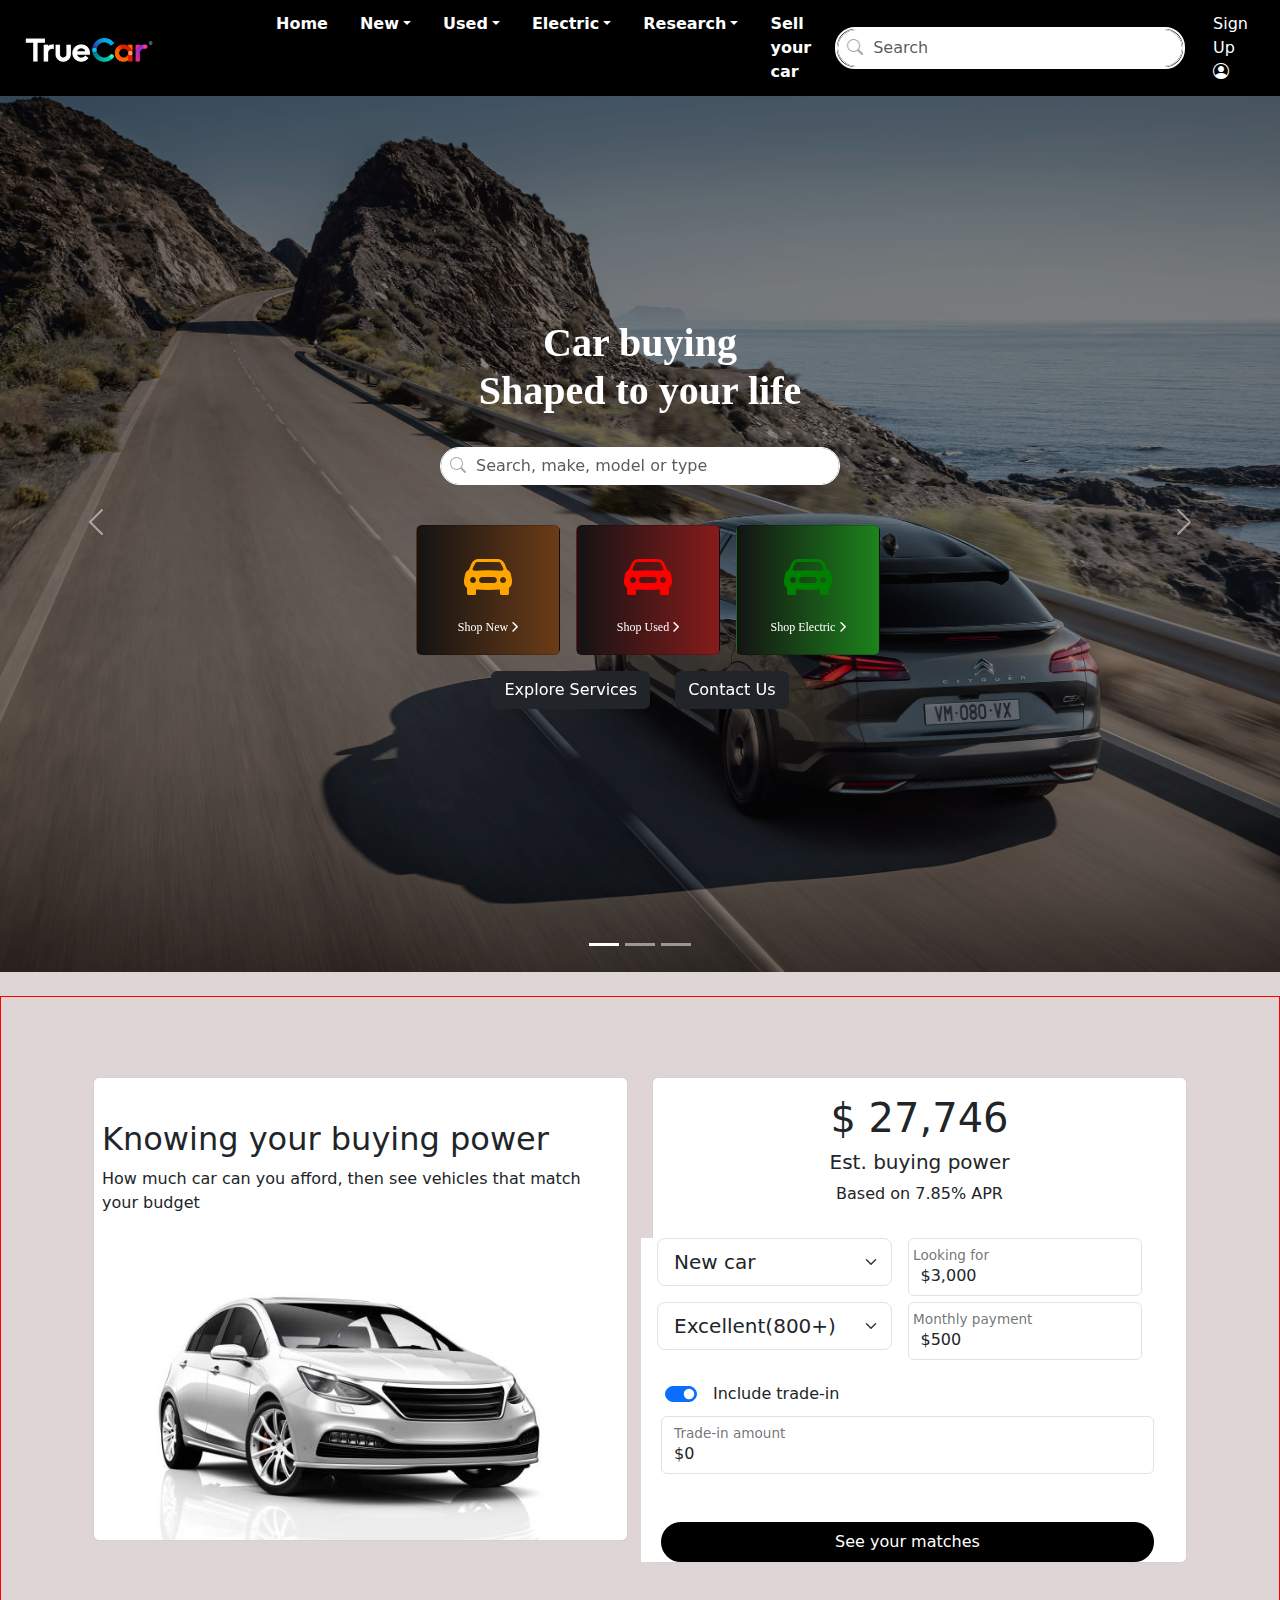
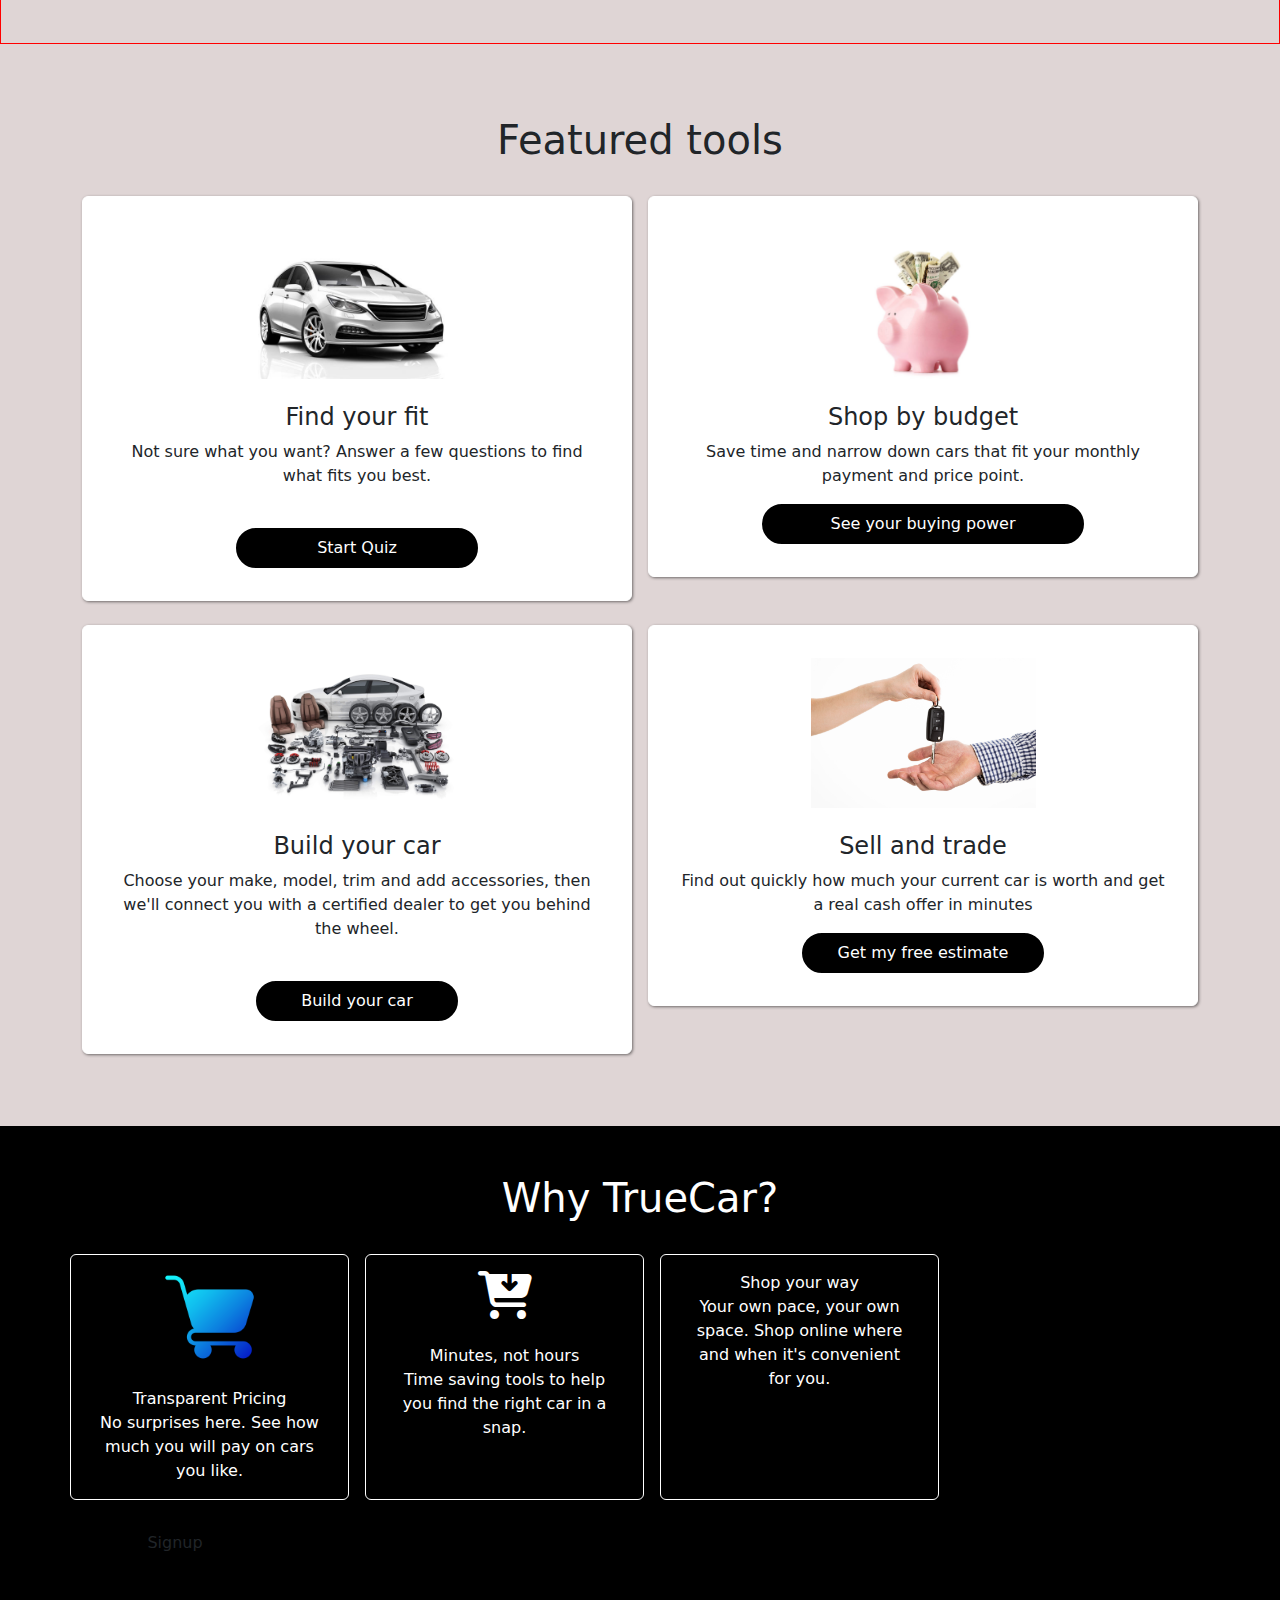
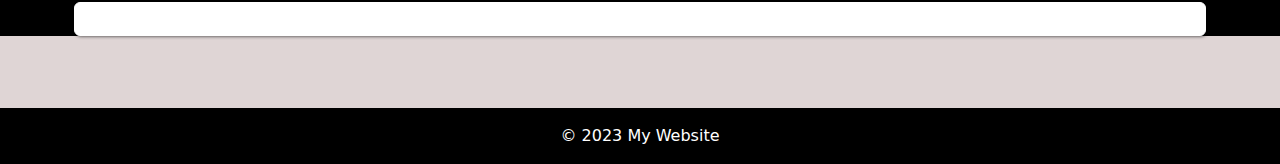
<file: index.html>
<!DOCTYPE html>
<html lang="en">
<head>
    <meta charset="UTF-8">
    <meta name="viewport" content="width=device-width, initial-scale=1.0">
    <title>TrueCars</title>

    <!-- Fonts -->
    <link rel="preconnect" href="https://fonts.googleapis.com">
    <link rel="preconnect" href="https://fonts.gstatic.com" crossorigin>
    <link href="https://fonts.googleapis.com/css2?family=Roboto:wght@100;300;400;500;700;900&family=Poppins:wght@100;200;300;400;500;600;700;800;900&family=Playfair+Display:wght@400;500;600;700;800;900&display=swap" rel="stylesheet">

    <!-- Icons & CSS -->
    <link rel="stylesheet" href="https://cdn.jsdelivr.net/npm/bootstrap-icons@1.13.1/font/bootstrap-icons.css">
    <link rel="stylesheet" href="https://cdnjs.cloudflare.com/ajax/libs/font-awesome/6.0.0-beta3/css/all.min.css">
    <link rel="stylesheet" href="assets/bootstrap/css/bootstrap.css">

    <!-- Add Font Awesome CDN -->
    <link rel="stylesheet" href="https://cdnjs.cloudflare.com/ajax/libs/font-awesome/6.5.1/css/all.min.css">

    <!-- Custom CSS -->
    <link rel="stylesheet" href="assets/css/main.css">
    <link rel="stylesheet" href="assets/css/header.css">

</head>
<body class="body">
  <header class="header navbar navbar-expand-md bg-black fixed-top px-3 py-1">  
      <!-- Brand -->
      <a class="nav-logo navbar-brand col-2 mx-8" href="#">
        <img src="assets/img/extra-imgs/nav-logo.png" alt="TrueCars Logo" class="nav-img">
      </a>
    <div class="container">        
      <!-- Nav links, search, signup -->
      <div class="collapse navbar-collapse justify-content-between" id="navbarNav">
        
        <!-- Left: nav links -->
        <ul id="navBarNav" class="navbar-nav me-auto px-3 gap-3">
          <li class="nav-item"><a class="nav-link text-white mobile-nav-active" href="#hero">Home</a></li>
          <li class="nav-item dropdown">
            <a class="nav-link text-white dropdown-toggle" href="#" role="button" data-bs-toggle="dropdown">New</a>
            <ul class="dropdown-menu dropdown-menu-dark">
              <li><a class="dropdown-item" href="#">Action</a></li>
              <li><a class="dropdown-item" href="#">Another action</a></li>
              <li><a class="dropdown-item" href="#">Something else here</a></li>
            </ul>
          </li>
          <li class="nav-item dropdown">
            <a class="nav-link text-white dropdown-toggle" href="#" role="button" data-bs-toggle="dropdown">Used</a>
            <ul class="dropdown-menu dropdown-menu-dark">
              <li><a class="dropdown-item" href="#">Action</a></li>
              <li><a class="dropdown-item" href="#">Another action</a></li>
              <li><a class="dropdown-item" href="#">Something else here</a></li>
            </ul>
          </li>
          <li class="nav-item dropdown">
            <a class="nav-link text-white dropdown-toggle" href="#" role="button" data-bs-toggle="dropdown">Electric</a>
            <ul class="dropdown-menu dropdown-menu-dark">
              <li><a class="dropdown-item" href="#">Action</a></li>
              <li><a class="dropdown-item" href="#">Another action</a></li>
              <li><a class="dropdown-item" href="#">Something else here</a></li>
            </ul>
          </li>
          <li class="nav-item dropdown">
            <a class="nav-link text-white dropdown-toggle" href="#" role="button" data-bs-toggle="dropdown">Research</a>
            <ul class="dropdown-menu dropdown-menu-dark">
              <li><a class="dropdown-item" href="#">Action</a></li>
              <li><a class="dropdown-item" href="#">Another action</a></li>
              <li><a class="dropdown-item" href="#">Something else here</a></li>
            </ul>
          </li>
          <li class="nav-item"><a class="nav-link text-white active" href="#hero">Sell your car</a></li>
        </ul>

      <!-- Mobile toggle -->
      <i class="mobile-nav-toggle d-xl-none bi bi-list"></i>
      
        <!-- Center: search bar -->
      <form class="d-flex nav-search-bar">
        <div class="search-container">
          <i class="bi bi-search"></i>
          <input class="form-control nav-search" type="search" placeholder="Search" aria-label="Search">
        </div>
      </form>

      
      <!-- Right: signup -->
      <div class="signup ms-4 px-1">
        <!-- <h2 class="fs-2rem text-white">|</h2> -->
        <span class="text-white">Sign Up</span>
        <i class="bi bi-person-circle" style="color: white;"></i>
      </div>
      
      </div>
    </div>
  </header>


<br>
<br>
<br>
  <main class="main">
      <!-- Hero Section  -->
      <section id="hero" class="hero-section">
        <div id="carouselExampleIndicators" class="carousel slide hero-carousel" data-bs-ride="carousel" data-aos="fade-up" data-aos-delay="50">
          <div class="carousel-indicators">
            <button type="button" data-bs-target="#carouselExampleIndicators" data-bs-slide-to="0" data-bs-ride="carousel" data-aos="fade-up" data-aos-delay="100" class="active" aria-current="true"></button>
            <button type="button" data-bs-target="#carouselExampleIndicators" data-bs-slide-to="1" data-bs-ride="carousel" data-aos="fade-up" data-aos-delay="100"></button>
            <button type="button" data-bs-target="#carouselExampleIndicators" data-bs-slide-to="2" data-bs-ride="carousel" data-aos="fade-up" data-aos-delay="100"></button>
          </div>
      
          <div class="carousel-inner" data-bs-ride="carousel" data-aos="fade-in" data-aos-delay="50">
            <div class="carousel-item active">
              <img src="assets/img/hero/hero-image1.jpg" alt="Luxury car model display">
            </div>
            <div class="carousel-item">
              <img src="assets/img/hero/hero-image2.jpg" alt="Modern sports car on the road">
            </div>
            <div class="carousel-item">
              <img src="assets/img/hero/hero-image4.jpg" alt="Classic car under sunlight">
            </div>
          </div>
      
          <button class="carousel-control-prev" type="button" data-bs-target="#carouselExampleIndicators" data-bs-slide="prev">
            <span class="carousel-control-prev-icon"></span>
          </button>
          <button class="carousel-control-next" type="button" data-bs-target="#carouselExampleIndicators" data-bs-slide="next">
            <span class="carousel-control-next-icon"></span>
          </button>
      
          <!-- Hero content overlay -->
          <div class="hero-content">
            <h1 class="hero-title" data-bs-ride="carousel" data-aos="fade-up" data-aos-delay="150">Car buying<br>Shaped to your life</h1>
            <br>
            <!-- Center: search bar -->
            <div class="container text-center" data-aos="fade-up" data-aos-delay="200">
              <form class="d-inline-block">
                <div class="hero-search">
                  <div class="search-container">
                    <i class="bi bi-search"></i>
                    <input class="form-control nav-search" type="search" placeholder="Search, make, model or type" aria-label="Search">
                  </div>
                </div>
              </form>
            </div>
            <br>
            <!-- <p>Your one-stop solution for all car-related services.</p> -->
            <div class="row gap-3 justify-content-center py-3" data-aos="fade-up" data-aos-delay="200">              
              <br>
              <div class="card card-gradient align-items-center" style="width: 9rem;">
                <div class="card-body">
                  <div class="icon">
                    <i class="bi bi-car-front-fill" style="color:orange;" aria-hidden="true"></i>
                  </div>
                  <span class="hero-link text-start">
                    <span class="text-white card-text" style="font-size: 12px;">Shop New</span>
                    <i href="#" class="fa fa-chevron-right" aria-hidden="true"></i>
                  </span>  
                </div>
              </div>
              <div class="card card-gradient2 align-items-center" style="width: 9rem;">
                <div class="card-body">
                  <div class="icon">
                    <i class="bi bi-car-front-fill" style="color: red;" aria-hidden="true" style="background-color: white;"></i>
                  </div>
                  <span class="hero-link text-start">
                    <span class="text-white card-text" style="font-size: 12px;">Shop Used</span>
                    <i href="#" class="fa fa-chevron-right" aria-hidden="true"></i>
                  </span>  
                </div>
              </div>
              <div class="card card-gradient3 align-items-center" style="width: 9rem;">
                <div class="card-body">
                  <div class="icon">
                    <i class="bi bi-car-front-fill" style="color: green" aria-hidden="true"></i>
                  </div>
                  <span class="hero-link text-start">
                    <span class="text-white card-text" style="font-size: 12px;">Shop Electric</span>
                    <i href="#" class="fa fa-chevron-right" aria-hidden="true"></i>
                  </span>                  
                </div>
              </div>
              <div class="hero-buttons">
                <a href="#services" class="btn btn-dark">Explore Services</a>
                <a href="#contact" class="btn btn-dark">Contact Us</a>
              </div>
            </div>
          </div>
        </div>
      </section>
      <br>
      <!-- NEW Section -->
      <section  style="display: flex; flex-direction: column; align-items: center; padding: 80px 80px; border: 1px solid red;">
        <div class="row w-100 gap-0">
          <div class="col-12 col-md-6">
            <div class="card side-card py-0 px-2">
              <h2><span class="badge form-badge small-badge">NEW</span><br>Knowing your buying power</h2>
              <p class="fs-10">How much car can you afford, then see vehicles that match your budget</p>
              <img src="assets/img/cars/car2.jpg" alt="Car image">
            </div>
          </div>
          <div class="col-12 col-md-6" style="border: 3px blue;">
            <div class="card bg-white new-card">
              <div class="container gap-2" data-aos="fade-up" data-aos-delay="100">
                <div class="row gy-4">                  
                    <div class="card-body text-center" data-aos="fade-in" data-aos-delay="150">
                      <h1 data-bs-slide="27,746">$ <span class="card-h1">27,746</span></h1>
                      <h5>Est. buying power </h5>
                      <p>Based on 7.85% APR</p>
                    </div>
                    <form class=" bg-white row px-2 text-center">
                      <div class="row col gx-3">
                        <div class="col-6">
                          <select class="form-select form-select-lg mb-3" aria-label="">                            
                            <option class="form-option" selected>New car</option>
                            <option class="form-option" value="1">Used car</option>
                          </select>
                        </div>
                        <div class="form-floating col-6">                                         
                          <input type="text" class="form-control form-option" id="floatingInputValue" placeholder="" value="$3,000">
                          <label for="floatingInputValue">Looking for</label>
                        </div>
                      </div>
                    </form>
                  </div>
                  <br>
                  <div class="row gy-4">
                    <form class="bg-white row px-2 text-center">
                      <div class="row col gx-3">
                        <div class="col-6">
                          <select class="form-select form-select-lg mb-3" aria-label="">
                            <option class="form-option" selected>Excellent(800+)</option>
                            <option class="form-option" value="1">Very Good(740-799)</option>
                            <option class="form-option" value="2">Good(670-739)</option>
                            <option class="form-option" value="3">Fair(580-699)</option>
                            <option class="form-option" value="4">Poor(300-579)</option>
                          </select>
                        </div>
                        <div class="form-floating col-6">
                          <input type="email" class="form-control form-option" id="floatingInputValue" placeholder="name@example.com" value="$500">
                          <label for="floatingInputValue">Monthly payment</label>
                        </div>
                      </div>
                    
                      <!-- Switch -->
                      <div class="form-check form-switch text-start mt-3 mx-3">
                        <input class="form-check-input" type="checkbox" role="switch" id="switchCheckChecked" checked>
                        <label class="form-check-label mx-2" for="switchCheckChecked">Include trade-in</label>
                      </div>
                    
                      <!-- Collapsible content -->
                      <div class="collapse show mt-2" id="tradeInContent">
                        <!-- <div class="card card-body"> -->
                          <div class="form-floating col-12">                                         
                          <input type="text" class="form-control form-option" id="floatingInputValue" value="$0">
                          <label for="floatingInputValue">Trade-in amount</label>
                        </div>
                        <!-- </div> -->
                         <br>
                         <br>
                      <a href="#" class="btn btn-tool bg-black text-white col-12 form-btn">See your matches</a>
                      </div>
                      
                    </form>
                  </div>
                </div>
              <div>
            </div>
          </div>
        </div>
      </section>
      <br>
      <br>
      <br>
      <section id="tools" class="section">
        <div class="container col-12">
          <div class="justify-content-center">
            <h1 class="text-center">Featured tools</h1>
          </div>
          <br>
          <div class="row g-3"> <!-- g-3 adds equal gap between columns -->
            <!-- Card 1 -->
            <div class="col-lg-6 col-md-6 col-sm-12">
              <div class="card mb-4 p-2 text-center tool-card">
                <div class="card-body m-2">
                  <div class="container">
                    <img src="assets/img/cars/car2.jpg" alt="Hero" class="bg-white card-img-top c-img">
                  </div>
                  <br>
                  <h4 class="card-title text-center">Find your fit</h4>
                  <p class="text-center">Not sure what you want? Answer a few questions to find what fits you best.</p><br>
                  <a href="#" class="btn btn-tool col-6">Start Quiz</a>
                </div>
              </div>
            </div>                  
            <!-- Card 2 -->
            <div class="col-lg-6 col-md-6 col-sm-12">
              <div class="card mb-4 p-2 text-center tool-card">
                <div class="card-body m-2">
                  <div class="container">
                    <img src="assets/img/extra-imgs/pig2.jpg" alt="Hero" class="bg-white card-img-top c-img">
                  </div>
                  <br>
                  <h4 class="card-title text-center">Shop by budget</h4>
                  <p class="text-center">Save time and narrow down cars that fit your monthly payment and price point.</p>
                  <a href="#" class="btn btn-tool col-8">See your buying power</a>
                </div>
              </div>
            </div>          
          </div>
          <div class="row g-3">
            <div class="col-lg-6">
              <div class="card mb-4 p-2 text-center tool-card">
                <div class="card-body m-2">
                  <div class="container">
                    <img src="assets/img/extra-imgs/car4.jpg" alt="Hero" class="bg-white card-img-top c-img">
                  </div>
                  <br>
                  <h4 class="card-title text-center">Build your car</h4>
                  <p class="text-center">Choose your make, model, trim and add accessories, then we'll connect you with a certified dealer to get you behind the wheel.</p><br>
                  <a href="#" class="btn btn-tool col-3 col-sm-5">Build your car</a>
                </div>
              </div>
            </div>

            <div class="col-lg-6">
              <div class="card mb-4 p-2 text-center tool-card">
                <div class="card-body m-2">
                  <div class="container">
                    <img src="assets/img/extra-imgs/exchanging-keys.jpg" alt="Hero" class="bg-white card-img-top c-img">
                  </div>
                  <br>
                  <h4 class="card-title text-center">Sell and trade</h4>
                  <p class="text-center">Find out quickly how much your current car is worth and get a real cash offer in minutes</p>
                  <a href="#" class="btn btn-tool col-5 col-sm-6">Get my free estimate</a>
                </div>
              </div>
            </div>
          </div>
        </div>
      </section>
      <br>
      <br>
      <section id="services" class="section">
        <div class="container-fluid bg-black pt-5">          
          <h1 class="text-center text-white">Why TrueCar?</h1>
          <br>
          <div class="container m-7">
            <div class="row col-12 gap-3 align-content-center">
              <div class="card bg-black text-white text-center col-3">
                <div class="card-body col">  
                  <img src="assets/img/extra-imgs/trolley.png" class="col-5" alt="trolley log"><br>
                  <br>                
                  <span class="card-title text-center">Transparent Pricing</span><br>
                  <span class="card-description text-center">No surprises here. See how much you will pay on cars you like.</span>
                </div>
              </div>
              <div class="card bg-black text-white text-center col-3">
                <div class="card-body">
                  <i class="fa fa-cart-arrow-down icon icon-sec" aria-hidden="true"></i><br>
                  <br>
                  <span class="card-title text-center">Minutes, not hours</span><br>
                  <span class="card-description text-center">Time saving tools to help you find the right car in a snap.</span>
                </div>
              </div>
              <div class="card bg-black text-white text-center col-3">
                <div class="card-body">
                  <span class="card-title text-center">Shop your way</span><br>
                  <span class="card-description text-center">Your own pace, your own space. Shop online where and when it's convenient for you.</span>
                </div>
              </div>
          </div>
          <br>
          <div class="">
            <a href="" class="btn signup-btn col-2 ">Signup</a>
          </div>
          <br>
          <div class="row g-3">
            <div class="col-lg-4 col-md-6 col-sm-12"></div>
              <div class="card service-card text-center">
                
                <div class="card-body">                  
                </div>
              </div>
            </div>
          </div>
        </div>
      </section>
      <br>
  </main>
  <br>
  <br>
  <footer class="bg-black text-white text-center py-3">
    <div class="container">
      <p class="mb-0">&copy; 2023 My Website</p>
    </div>
  </footer>

  <!-- Bootstrap JS Bundle -->
  <script src="assets/bootstrap/js/bootstrap.bundle.min.js"></script>
  <!-- Bootstrap JS -->
  <script src="assets/bootstrap/js/bootstrap.bundle.min.js"></script>

  <script src="assets/js/main.js"></script>

  <script>
  // JavaScript to make switch control the collapse
  document.getElementById('switchCheckChecked').addEventListener('change', function () {
    var tradeInContent = document.getElementById('tradeInContent');
    var collapseInstance = bootstrap.Collapse.getOrCreateInstance(tradeInContent);

    if (this.checked) {
      collapseInstance.show();
    } else {
      collapseInstance.hide();
    }
  });

  document.querySelector('.mobile-nav-toggle').addEventListener('click', function () {
    var navbarNav = document.getElementById('navBarNav');
    var collapseInstance = bootstrap.Collapse.getOrCreateInstance(navBarNav);
    collapseInstance.mobiletoggle();
  });
</script>
</body>
</html>
</file>
<file: assets/css/main.css>
* {
    padding: 0;
    margin: 0;
    box-sizing: border-box;
}

body {
    background-color: rgb(223, 213, 213);
}

header {
    padding: 20px;
}

/*==================
    Carousel styles 
===================*/
.carousel-item {
    height: 100vh; /* Full screen height */
    min-height: 500px;
}

.carousel-item img {
    object-fit: cover;
    height: 100%;
    width: 100%;
}

.carousel-caption {
    background: rgba(0, 0, 0, 0.5); /* Dark overlay for text readability */
    padding: 2rem;
    border-radius: 10px;
}

.hero-carousel img {
    filter: brightness(60%);
}

/*========================
    Hero carousel image
==========================*/
.hero-carousel .carousel-item img {
    width: 100%;
    height: 100vh; /* Full viewport height */
    object-fit: cover;
}

.hero-overlay {
    position: absolute;
    top: 0;
    left: 0;
    width: 100%;
    height: 100%;
    display: flex;
    flex-direction: column;
    align-items: center;
    justify-content: center;
    z-index: 2;
    background: rgba(0, 0, 0, 0.4);
}

.hero-content {
    max-width: 800px;
    position: absolute;
    top: 50%;
    left: 50%;
    transform: translate(-50%, -50%);
    color: white;
    text-align: center;   
    padding: 0 10px;
}

.hero-title {
    font-size: 2.5rem;
    font-weight: 600;
    font-family: 'Lucida Sans';
}

.hero-link {
    font-size: 11px;
    font-weight: 150;
    font-family: 'Lucida Sans', Geneva, Verdana, sans-serif;
}

.hero-cards .card {
    min-width: 200px;
    text-align: center;
}

.hero-buttons .btn {
    margin: 0 10px;
}

.search-container {
    position: relative;
    flex-grow: 1;
}

.search-container i {
    position: absolute;
    top: 50%;
    left: 10px;
    transform: translateY(-50%);
    color: #aaa;
}

.hero-search {
    width: 400px;
}

.search-container input {
    padding-left: 35px;
    width: 100%;
}

.hero-span {
    background: linear-gradient(60deg, #d6c39c, #cb7533);
    -webkit-background-clip: text;
    -webkit-text-fill-color: transparent;
}
/* .hero-span2 {
    color: rgb(226, 89, 89);
}
.hero-span3 {
    color: rgb(74, 229, 74);
} */

/*====================
    Icon styles 
====================*/
.icon {
    font-size: 3rem;
}

.icon::before {
    z-index: 1;
}

/* ==================
    Card styles 
=====================*/
.section .card {
    border: 1px white solid;
    box-shadow: 1px 1px 3px rgba(0, 0, 0, 0.5);
}

.card-text {
    font-family: 'Times New Roman', Times, serif;
    font-size: 1.5rem; /* Scales better on smaller devices */
}

.card-img {
    width: 100%;
    height: 200px;
    object-fit: cover;
}

.card-img-top {
    max-width: 100%;
    height: auto;
    display: block;
    margin: 0 auto;
}

.c-img {
    width: 100%;
    height: 150px;
    object-fit: contain;
}

.card-gradient {
    background: linear-gradient(90deg, #141313, #6c3c17);
    color: white;
}
.card-gradient2 {
    background: linear-gradient(90deg, #141313, #871b1b);
    color: white;
}
.card-gradient3 {
    background: linear-gradient(90deg, #141313, #1c831c);
    color: white;
}

/*=========================
 Navbar button styles 
==========================*/
.nav-logo {
    font-family: system-ui, sans-serif;
    font-size: 2rem;
    font-weight: 700;
}

.nav-img {
    max-width: 70%;
    height: auto;
}

.btn-nav {
    color: white;
}

.btn-tool {
    background-color: black;
    border: black solid 2px;
    border-radius: 20px;
    color: white;
}

.nav-search-bar {
    padding: 0;
    border: 2px solid white;
    border-radius: 20px;
    width: 100%;
    max-width: 400px;
}

.nav-search {
    border: 1px solid white;
    border-radius: 20px;
}

.nav-search:hover {
    border: 2px solid blue;
}



/* On small devices, take full width */
@media (max-width: 768px) {
    .search-container {
        width: 100%;
        margin-top: 10px;
    }
    .hero-title {
        font-size: 1.8rem;
    }
    .hero-content {
        padding: 0 15px;
    }
    .card-text {
        font-size: 1.2rem;
    }
    .hero-buttons .btn {
        margin: 5px 0;
    }
}

/* Medium devices adjustments */
@media (max-width: 992px) {
    .hero-title {
        font-size: 2rem;
    }
}
/* Large devices adjustments */
</file>
<file: assets/css/header.css>
.head {
    background-color: black;
    color: white;
    padding: 20px;    
    /* position: fixed; */

}

.logo h1{
    display: flex;
    padding: 10px;
    font-family:'Times New Roman', Times, serif
}

.sitename {
    font-size: large;
    font-family: 'Franklin Gothic Medium', 'Arial Narrow', Arial, sans-serif;
    font-weight: 800;
    margin: 0 auto;
    padding: 0 15px;
}
</file>
